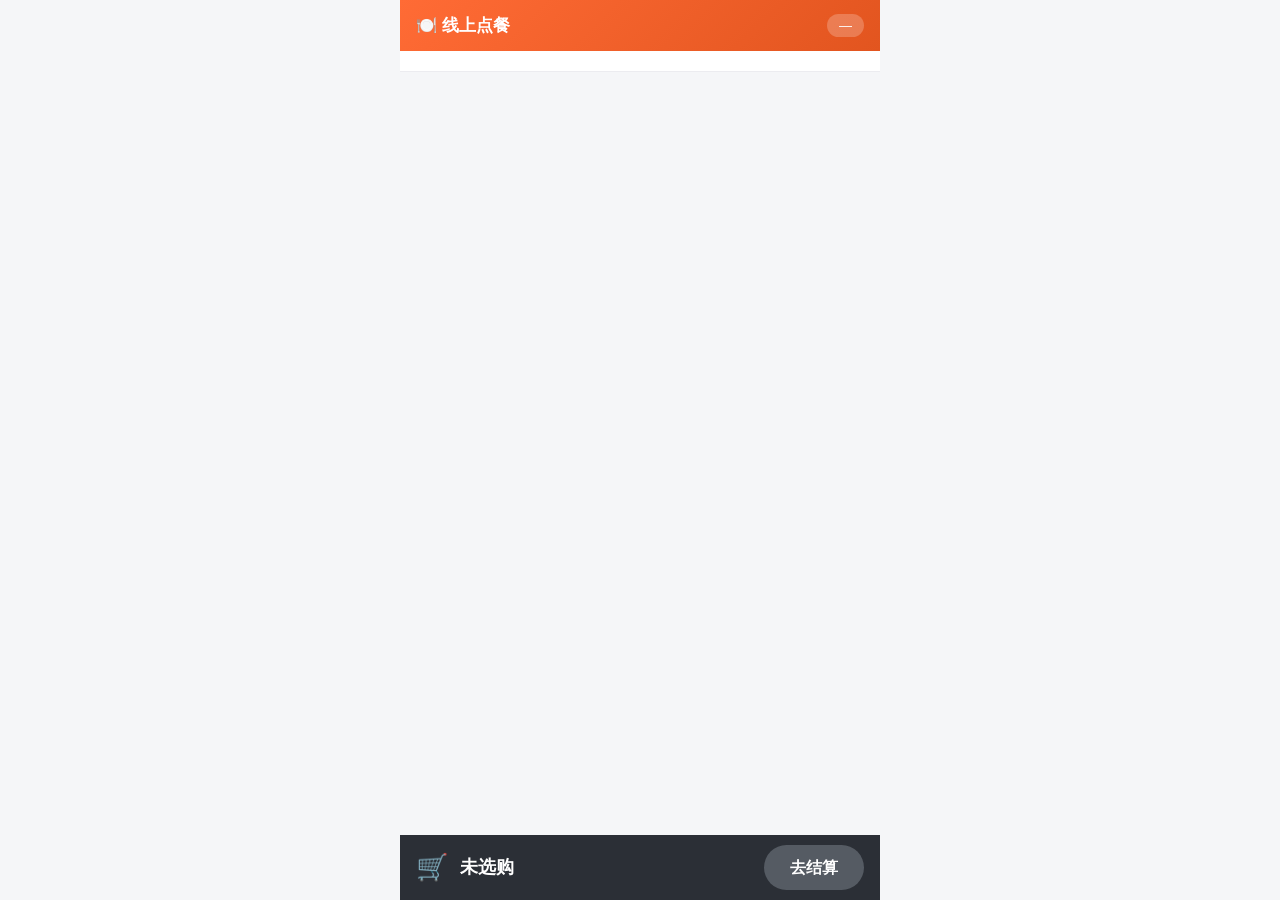
<file: index.html>
<!DOCTYPE html>
<html lang="zh-CN">
<head>
  <meta charset="UTF-8" />
  <meta name="viewport" content="width=device-width, initial-scale=1, viewport-fit=cover" />
  <meta name="theme-color" content="#ff6b35" />
  <title>扫码点餐</title>
  <link rel="manifest" href="manifest.json" />
  <link rel="apple-touch-icon" href="icons/icon-192.png" />
  <link rel="stylesheet" href="css/style.css" />
  <script>
    // 店家自用入口：仅在 URL 带 ?boss 时显示后台齿轮，顾客正常点餐页看不到
    if (location.search.indexOf('boss') !== -1) document.documentElement.classList.add('boss-mode');
  </script>
</head>
<body>
  <!-- 点餐视图 -->
  <div id="orderView">
    <div class="topbar">
      <div class="title">🍽️ 线上点餐</div>
      <a class="gear" href="boss.html" title="商家后台">⚙️</a>
      <div class="table" id="seqBadge">—</div>
    </div>

    <div class="cats" id="cats"></div>
    <div id="menu"></div>

    <div class="cartbar" id="cartbar">
      <div class="icon">🛒<span class="badge hidden" id="badge">0</span></div>
      <div class="total" id="total">未选购<small></small></div>
      <button class="submit" id="submitBtn" disabled>去结算</button>
    </div>

    <div class="drawer-mask" id="drawerMask"></div>
    <div class="drawer" id="drawer">
      <div class="head">
        <span>已选商品</span>
        <button class="clear" id="clearCart">清空</button>
      </div>
      <div class="list" id="cartList"></div>
      <div class="note-box">
        <input id="orderNote" type="text" placeholder="订单备注（如：不要香菜、少冰）" maxlength="50" />
      </div>
      <div class="foot">
        <button class="submit" id="drawerSubmit" style="width:100%;border-radius:10px;">提交订单</button>
      </div>
    </div>
  </div>

  <!-- 订单跟踪视图 -->
  <div id="trackView" class="hidden">
    <div class="topbar">
      <div class="title">订单状态</div>
      <div class="table" id="trackSeq">—</div>
    </div>
    <div class="track">
      <div class="ok" id="trackOk">✅</div>
      <div class="seq-hero hidden" id="seqHero">
        <div class="seq-label">您的取单号</div>
        <div class="seq-num" id="seqNum">0001</div>
      </div>
      <div class="no" id="trackNo">订单提交成功</div>
      <div class="amount" id="trackAmount"></div>
      <div class="paid-badge hidden" id="paidBadge">已支付</div>
      <div class="track-items" id="trackItems"></div>
      <div class="steps" id="trackSteps"></div>
      <div class="track-actions">
        <button class="btn-ghost" id="urgeBtn">🔔 催单</button>
        <button class="btn-ghost" id="addBtn">➕ 加菜</button>
        <button class="btn-ghost" id="payBtn">💰 去支付</button>
        <button class="btn-ghost" id="printBtn">🖨️ 打印小票</button>
        <button class="btn-ghost" id="backBtn">继续点餐</button>
      </div>
    </div>
  </div>

  <!-- 支付弹窗（自有收款码：顾客扫码付款后点"我已支付"） -->
  <div class="drawer-mask" id="payMask"></div>
  <div class="drawer pay-drawer" id="payDrawer">
    <div class="head"><span>支付</span><button class="clear" id="payClose">关闭</button></div>
    <div class="pay-body">
      <div class="pay-info">
        <div class="pay-qr-wrap"><img id="payQr" class="pay-qr" alt="收款码" /></div>
        <div class="pay-tip" id="payTip">正在加载收款码…</div>
        <div id="payDemo" class="pay-sandbox hidden">演示环境</div>
        <button class="submit" id="payMock" style="width:100%;border-radius:10px;margin-top:10px;" hidden>我已支付 ✓</button>
        <a id="paySetupLink" class="submit hidden" href="settings.html" style="width:100%;border-radius:10px;margin-top:10px;text-align:center;text-decoration:none;display:none;">→ 立即上传收款码</a>
      </div>
    </div>
  </div>

  <!-- 打印小票（仅打印时可见） -->
  <div id="receipt" class="hidden"></div>

  <script type="module" src="js/app.js"></script>
</body>
</html>
</file>
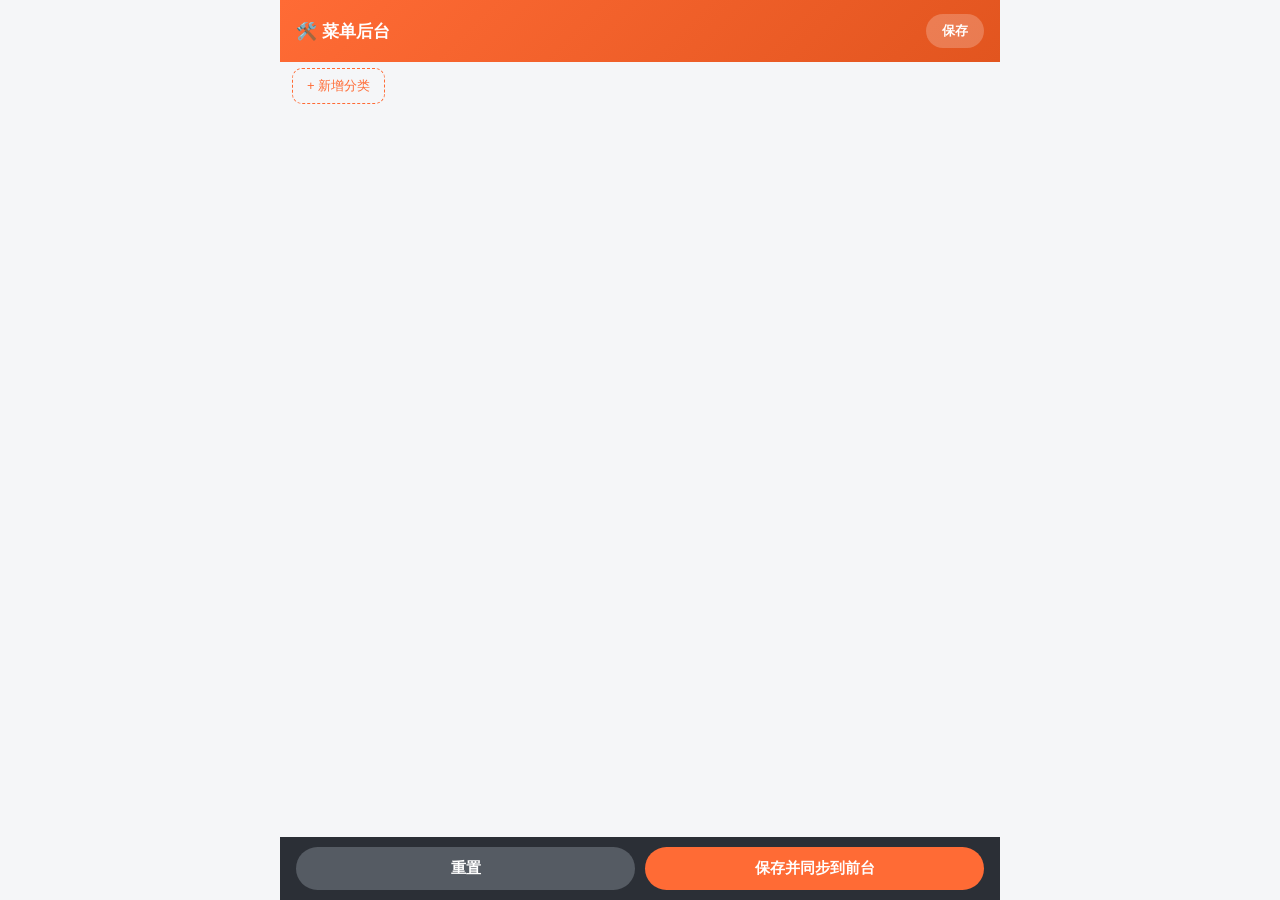
<file: admin.html>
<!DOCTYPE html>
<html lang="zh-CN">
<head>
  <meta charset="UTF-8" />
  <meta name="viewport" content="width=device-width, initial-scale=1, viewport-fit=cover" />
  <meta name="theme-color" content="#ff6b35" />
  <title>菜单后台管理</title>
  <link rel="manifest" href="manifest.json" />
  <link rel="stylesheet" href="css/style.css" />
  <style>
    body { max-width: 720px; padding-bottom: 80px; }
    .admin-head { position: sticky; top: 0; z-index: 10; background: linear-gradient(135deg, var(--brand), var(--brand-dark)); color: #fff; padding: 14px 16px; display: flex; justify-content: space-between; align-items: center; }
    .admin-head .t { font-size: 17px; font-weight: 700; }
    .admin-head button { background: rgba(255,255,255,0.22); border: none; color: #fff; padding: 8px 16px; border-radius: 999px; font-weight: 700; cursor: pointer; }
    .cat-card { background: var(--card); margin: 12px; border-radius: 14px; box-shadow: var(--shadow); padding: 12px; }
    .cat-card > .cat-name { width: 100%; font-size: 16px; font-weight: 700; border: none; border-bottom: 2px solid var(--line); padding: 6px 0; margin-bottom: 10px; outline: none; }
    .it-row { display: grid; grid-template-columns: 40px 1fr 80px 32px; gap: 6px; align-items: center; margin-bottom: 8px; }
    .it-row input { border: 1px solid var(--line); border-radius: 8px; padding: 6px 8px; font-size: 13px; width: 100%; }
    .it-row .emoji-in { text-align: center; font-size: 20px; }
    .it-row .del { background: #ffe9e3; color: var(--brand); border: none; border-radius: 8px; height: 32px; cursor: pointer; }
    .it-row .desc-in { grid-column: 1 / 4; }
    .it-row .img-in { grid-column: 1 / 5; }
    .it-row .img-row { grid-column: 1 / 5; display: flex; gap: 6px; align-items: center; }
    .it-row .img-file { flex: 1; font-size: 12px; }
    .it-row .img-thumb { width: 44px; height: 44px; border-radius: 8px; object-fit: cover; border: 1px solid var(--line); background: var(--bg); }
    .add-it, .add-cat { display: inline-block; margin: 6px 12px; background: var(--bg); border: 1px dashed var(--brand); color: var(--brand); padding: 8px 14px; border-radius: 10px; cursor: pointer; font-size: 13px; }
    .save-bar { position: fixed; bottom: 0; left: 50%; transform: translateX(-50%); width: 100%; max-width: 720px; background: #2b2f36; padding: 10px 16px; display: flex; gap: 10px; }
    .save-bar button { flex: 1; border: none; border-radius: 999px; padding: 12px; font-size: 15px; font-weight: 700; cursor: pointer; }
    .save-bar .sv { background: var(--brand); color: #fff; }
    .save-bar .rst { background: #555b63; color: #fff; }
    .toast { position: fixed; top: 60px; left: 50%; transform: translateX(-50%); background: #34c759; color: #fff; padding: 8px 18px; border-radius: 999px; font-size: 13px; opacity: 0; transition: opacity .2s; z-index: 50; }
    .toast.show { opacity: 1; }
  </style>
</head>
<body class="admin">
  <div class="admin-head">
    <div class="t">🛠️ 菜单后台</div>
    <button id="saveTop">保存</button>
  </div>
  <div id="cats"></div>
  <span class="add-cat" id="addCat">+ 新增分类</span>

  <div class="save-bar">
    <button class="rst" id="resetBtn">重置</button>
    <button class="sv" id="saveBtn">保存并同步到前台</button>
  </div>
  <div class="toast" id="toast">已保存</div>

  <script type="module" src="js/admin.js"></script>
</body>
</html>
</file>
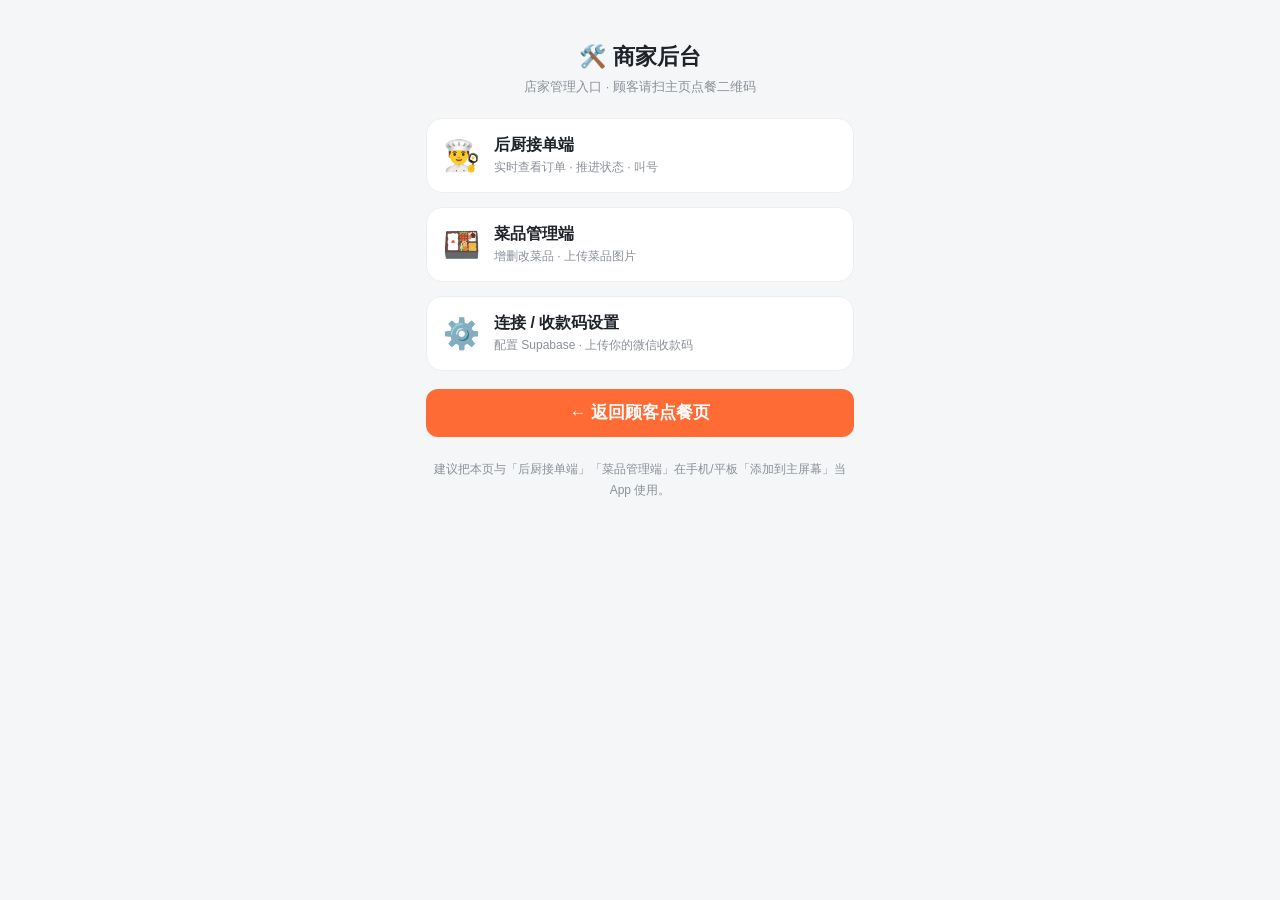
<file: boss.html>
<!DOCTYPE html>
<html lang="zh-CN">
<head>
  <meta charset="UTF-8" />
  <meta name="viewport" content="width=device-width, initial-scale=1, viewport-fit=cover" />
  <meta name="theme-color" content="#ff6b35" />
  <title>商家后台 · 扫码点餐</title>
  <link rel="manifest" href="manifest.json" />
  <link rel="stylesheet" href="css/style.css" />
  <style>
    body { background: #f5f6f7; }
    .boss { max-width: 460px; margin: 0 auto; padding: 24px 16px 44px; }
    .boss h1 { font-size: 22px; text-align: center; margin: 18px 0 6px; }
    .boss .sub { text-align: center; color: var(--muted); font-size: 13px; margin-bottom: 22px; }
    .boss .row {
      display: flex; align-items: center; gap: 14px;
      background: #fff; border: 1px solid #eee; border-radius: 16px;
      padding: 16px; margin-bottom: 14px;
      text-decoration: none; color: inherit;
    }
    .boss .row:active { background: #fff7f2; }
    .boss .row .ico { font-size: 30px; }
    .boss .row .txt b { font-size: 16px; }
    .boss .row .txt div { color: var(--muted); font-size: 12px; margin-top: 3px; }
    .boss a.submit { margin-top: 18px; }
    .boss .tip { font-size: 12px; color: var(--muted); text-align: center; margin-top: 22px; line-height: 1.7; }
  </style>
</head>
<body>
  <div class="boss">
    <h1>🛠️ 商家后台</h1>
    <div class="sub">店家管理入口 · 顾客请扫主页点餐二维码</div>

    <a class="row" href="kitchen.html">
      <div class="ico">👨‍🍳</div>
      <div class="txt"><b>后厨接单端</b><div>实时查看订单 · 推进状态 · 叫号</div></div>
    </a>
    <a class="row" href="admin.html">
      <div class="ico">🍱</div>
      <div class="txt"><b>菜品管理端</b><div>增删改菜品 · 上传菜品图片</div></div>
    </a>
    <a class="row" href="settings.html">
      <div class="ico">⚙️</div>
      <div class="txt"><b>连接 / 收款码设置</b><div>配置 Supabase · 上传你的微信收款码</div></div>
    </a>

    <a class="submit" href="index.html">← 返回顾客点餐页</a>

    <div class="tip">建议把本页与「后厨接单端」「菜品管理端」在手机/平板「添加到主屏幕」当 App 使用。</div>
  </div>
</body>
</html>
</file>
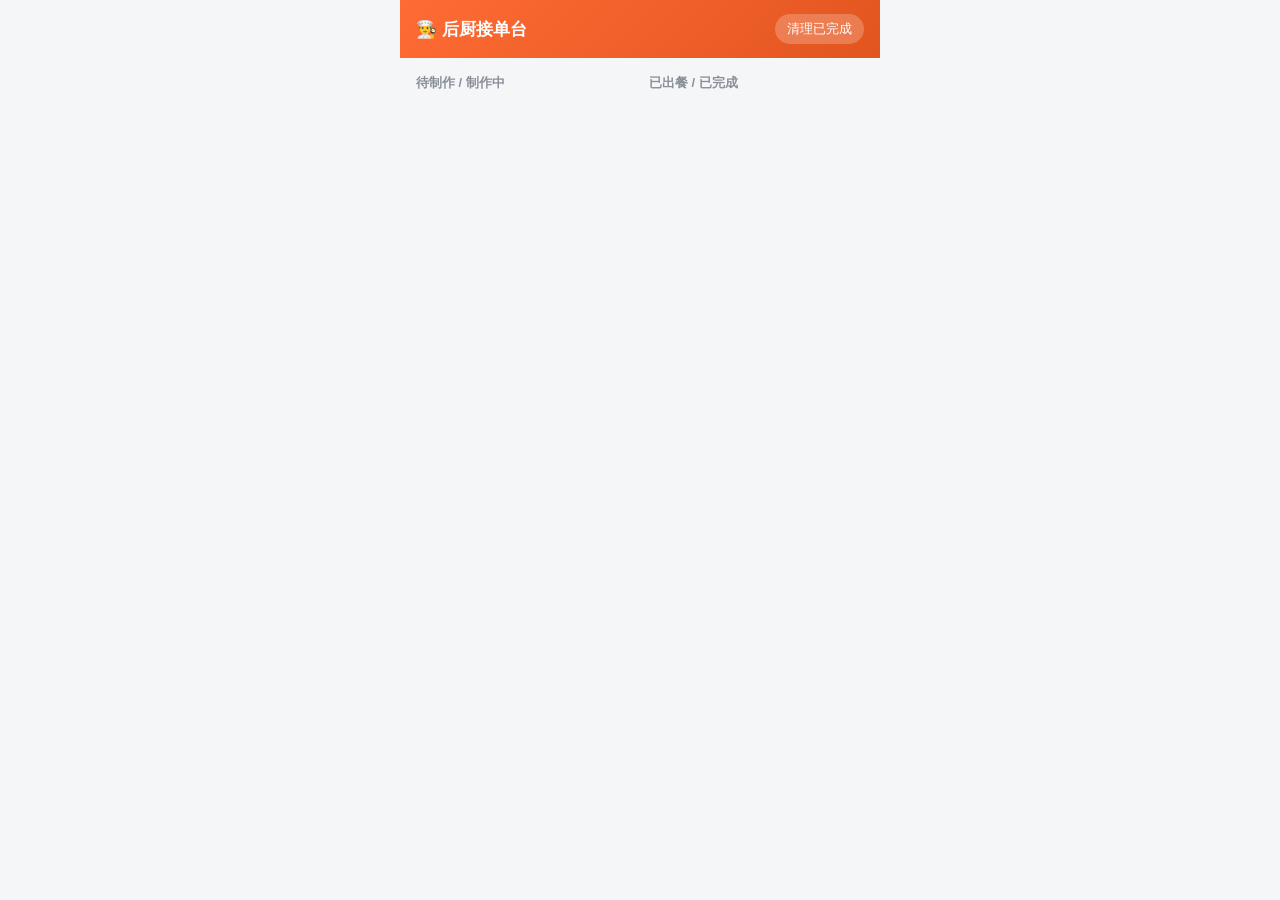
<file: kitchen.html>
<!DOCTYPE html>
<html lang="zh-CN">
<head>
  <meta charset="UTF-8" />
  <meta name="viewport" content="width=device-width, initial-scale=1, viewport-fit=cover" />
  <meta name="theme-color" content="#ff6b35" />
  <title>后厨接单</title>
  <link rel="manifest" href="manifest.json" />
  <link rel="apple-touch-icon" href="icons/icon-192.png" />
  <link rel="stylesheet" href="css/style.css" />
</head>
<body class="kitchen">
  <div class="khead">
    <div class="t">👨‍🍳 后厨接单台</div>
    <button class="clear" id="clearDone">清理已完成</button>
  </div>
  <div class="kcols" id="kcols">
    <div class="kcol">
      <h3>待制作 / 制作中</h3>
      <div id="colActive"></div>
    </div>
    <div class="kcol">
      <h3>已出餐 / 已完成</h3>
      <div id="colDone"></div>
    </div>
  </div>
  <div class="empty hidden" id="emptyTip">暂无订单</div>

  <script type="module" src="js/kitchen.js"></script>
</body>
</html>
</file>
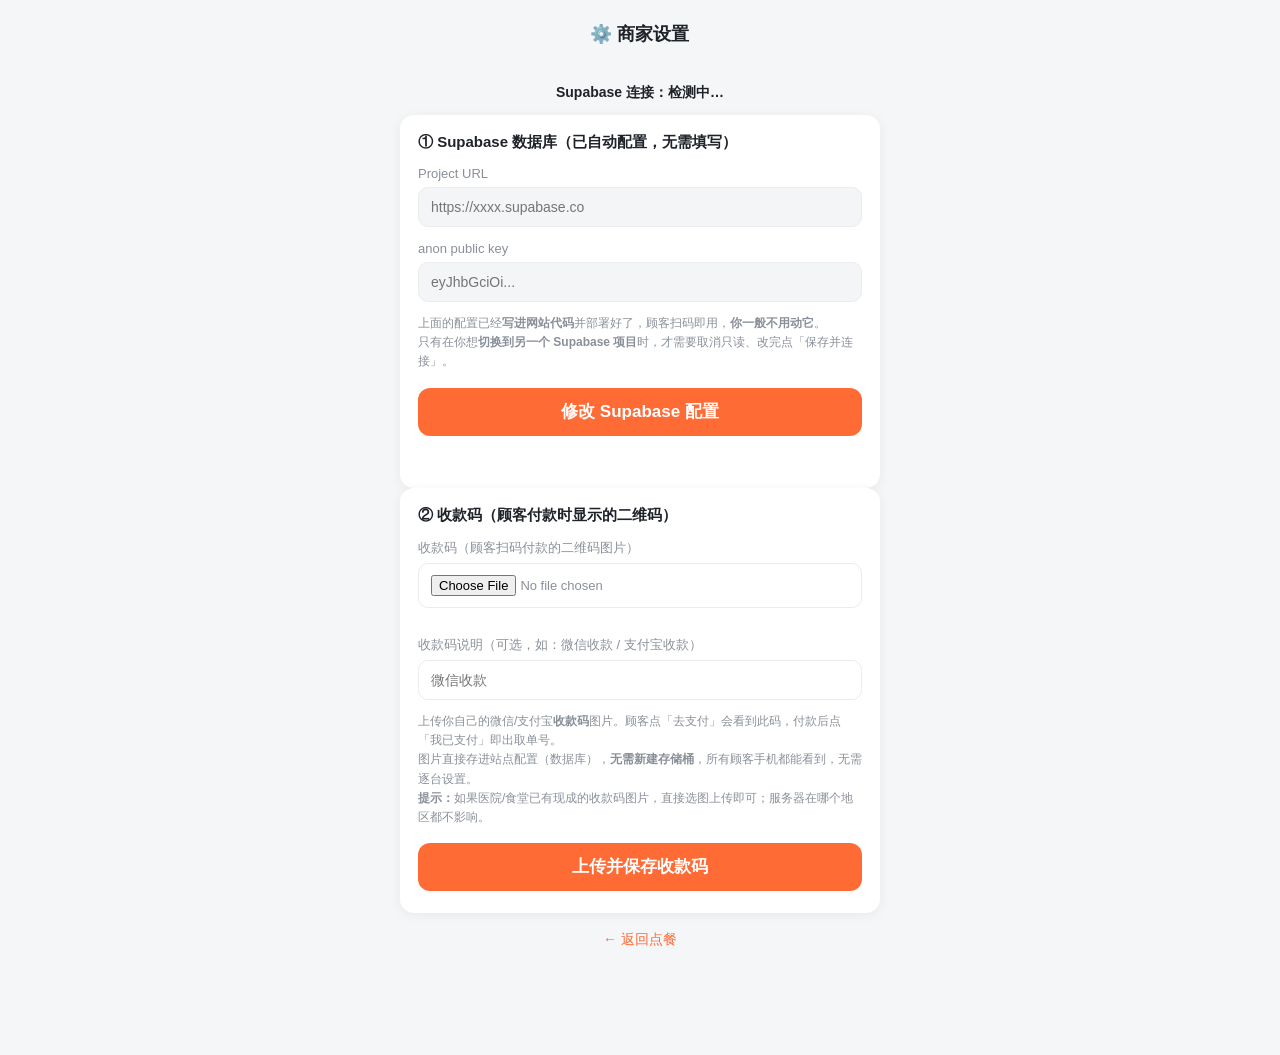
<file: settings.html>
<!DOCTYPE html>
<html lang="zh-CN">
<head>
  <meta charset="UTF-8" />
  <meta name="viewport" content="width=device-width, initial-scale=1, viewport-fit=cover" />
  <meta name="theme-color" content="#ff6b35" />
  <title>连接设置</title>
  <link rel="manifest" href="manifest.json" />
  <link rel="stylesheet" href="css/style.css" />
</head>
<body class="settings">
  <div class="shead">⚙️ 商家设置</div>

  <div class="ok-banner" id="cfgStatus">Supabase 连接：检测中…</div>

  <div class="scard">
    <div class="sec-title">① Supabase 数据库（已自动配置，无需填写）</div>
    <label>Project URL</label>
    <input id="url" placeholder="https://xxxx.supabase.co" autocomplete="off" spellcheck="false" readonly />

    <label>anon public key</label>
    <input id="key" placeholder="eyJhbGciOi..." autocomplete="off" spellcheck="false" readonly />

    <div class="hint">
      上面的配置已经<b>写进网站代码</b>并部署好了，顾客扫码即用，<b>你一般不用动它</b>。<br />
      只有在你想<b>切换到另一个 Supabase 项目</b>时，才需要取消只读、改完点「保存并连接」。
    </div>

    <button class="submit" id="editCfgBtn">修改 Supabase 配置</button>
    <button class="submit hidden" id="saveBtn">保存并连接</button>
    <button class="btn-ghost hidden" id="testBtn">仅测试连接</button>
    <div id="msg"></div>
  </div>

  <div class="scard">
    <div class="sec-title">② 收款码（顾客付款时显示的二维码）</div>
    <label>收款码（顾客扫码付款的二维码图片）</label>
    <input id="payQrFile" type="file" accept="image/*" />
    <div id="payQrPreview" class="qr-preview"></div>
    <label>收款码说明（可选，如：微信收款 / 支付宝收款）</label>
    <input id="payTitle" placeholder="微信收款" autocomplete="off" spellcheck="false" />
    <div class="hint">
      上传你自己的微信/支付宝<b>收款码</b>图片。顾客点「去支付」会看到此码，付款后点「我已支付」即出取单号。<br />
      图片直接存进站点配置（数据库），<b>无需新建存储桶</b>，所有顾客手机都能看到，无需逐台设置。<br />
      <b>提示：</b>如果医院/食堂已有现成的收款码图片，直接选图上传即可；服务器在哪个地区都不影响。
    </div>
    <button class="submit" id="saveQrBtn">上传并保存收款码</button>
    <div id="qrMsg"></div>
  </div>

  <a class="back" href="index.html">← 返回点餐</a>

  <script type="module" src="js/settings.js"></script>
</body>
</html>
</file>
<file: css/style.css>
:root {
  --brand: #ff6b35;
  --brand-dark: #e2551f;
  --bg: #f5f6f8;
  --card: #ffffff;
  --text: #1f2329;
  --muted: #8a9099;
  --line: #ececf0;
  --shadow: 0 2px 10px rgba(0, 0, 0, 0.06);
}

* { box-sizing: border-box; -webkit-tap-highlight-color: transparent; }
html, body { margin: 0; padding: 0; }
body {
  font-family: -apple-system, BlinkMacSystemFont, "Segoe UI", "PingFang SC",
    "Hiragino Sans GB", "Microsoft YaHei", sans-serif;
  background: var(--bg);
  color: var(--text);
  max-width: 480px;
  margin: 0 auto;
  min-height: 100vh;
  padding-bottom: 76px;
}

/* 顶部 */
.topbar {
  position: sticky;
  top: 0;
  z-index: 20;
  background: linear-gradient(135deg, var(--brand), var(--brand-dark));
  color: #fff;
  padding: 14px 16px;
  display: flex;
  align-items: center;
  justify-content: space-between;
}
.topbar .title { font-size: 17px; font-weight: 700; }
.topbar .table {
  background: rgba(255, 255, 255, 0.22);
  padding: 4px 12px;
  border-radius: 999px;
  font-size: 13px;
}

/* 分类导航 */
.cats {
  position: sticky;
  top: 52px;
  z-index: 19;
  background: var(--card);
  display: flex;
  gap: 8px;
  overflow-x: auto;
  padding: 10px 12px;
  border-bottom: 1px solid var(--line);
  scrollbar-width: none;
}
.cats::-webkit-scrollbar { display: none; }
.cat {
  flex: 0 0 auto;
  padding: 6px 14px;
  border-radius: 999px;
  background: var(--bg);
  color: var(--muted);
  font-size: 13px;
  white-space: nowrap;
  cursor: pointer;
}
.cat.active { background: var(--brand); color: #fff; }

/* 商品列表 */
.section-title {
  padding: 14px 16px 6px;
  font-size: 14px;
  font-weight: 700;
  color: var(--muted);
}
.item {
  display: flex;
  gap: 12px;
  background: var(--card);
  margin: 8px 12px;
  padding: 12px;
  border-radius: 14px;
  box-shadow: var(--shadow);
  align-items: center;
}
.item .emoji {
  width: 56px;
  height: 56px;
  flex: 0 0 auto;
  font-size: 34px;
  display: flex;
  align-items: center;
  justify-content: center;
  background: var(--bg);
  border-radius: 12px;
}
.item .info { flex: 1; min-width: 0; }
.item .name { font-size: 15px; font-weight: 600; }
.item .desc {
  font-size: 12px;
  color: var(--muted);
  margin-top: 3px;
  overflow: hidden;
  text-overflow: ellipsis;
  white-space: nowrap;
}
.item .price { color: var(--brand); font-weight: 700; margin-top: 6px; }
.item .price small { font-size: 12px; }

/* 步进器 */
.stepper { display: flex; align-items: center; gap: 10px; }
.stepper button {
  width: 28px;
  height: 28px;
  border-radius: 50%;
  border: none;
  font-size: 18px;
  line-height: 1;
  cursor: pointer;
}
.stepper .minus { background: var(--bg); color: var(--brand); }
.stepper .plus { background: var(--brand); color: #fff; }
.stepper .qty { min-width: 18px; text-align: center; font-weight: 700; }
.stepper .minus[hidden], .stepper .qty[hidden] { display: none; }

/* 购物车底栏 */
.cartbar {
  position: fixed;
  bottom: 0;
  left: 50%;
  transform: translateX(-50%);
  width: 100%;
  max-width: 480px;
  background: #2b2f36;
  color: #fff;
  display: flex;
  align-items: center;
  padding: 10px 16px;
  gap: 12px;
  z-index: 30;
}
.cartbar .icon {
  position: relative;
  font-size: 26px;
}
.cartbar .badge {
  position: absolute;
  top: -6px;
  right: -10px;
  background: var(--brand);
  color: #fff;
  font-size: 11px;
  min-width: 18px;
  height: 18px;
  border-radius: 9px;
  display: flex;
  align-items: center;
  justify-content: center;
  padding: 0 4px;
}
.cartbar .total { flex: 1; font-size: 18px; font-weight: 700; }
.cartbar .total small { font-size: 12px; color: #b9bdc4; font-weight: 400; }
/* 全局提交按钮（购物车底栏 / 抽屉内 / 支付弹窗通用） */
.submit {
  background: var(--brand);
  color: #fff;
  border: none;
  padding: 14px 26px;
  border-radius: 12px;
  font-size: 17px;
  font-weight: 700;
  cursor: pointer;
  line-height: 1.2;
}
.submit:disabled { background: #555b63; cursor: not-allowed; }
a.submit { display: block; width: 100%; text-decoration: none; box-sizing: border-box; text-align: center; }

/* 购物车底栏的提交按钮：圆角胶囊、占满右侧 */
.cartbar .submit {
  padding: 13px 26px;
  border-radius: 999px;
  font-size: 16px;
}

/* 购物车抽屉 */
.drawer-mask {
  position: fixed;
  inset: 0;
  background: rgba(0, 0, 0, 0.45);
  z-index: 40;
  display: none;
}
.drawer-mask.open { display: block; }
.drawer {
  position: fixed;
  left: 50%;
  bottom: 0;
  transform: translateX(-50%) translateY(100%);
  width: 100%;
  max-width: 480px;
  background: var(--card);
  border-radius: 18px 18px 0 0;
  z-index: 41;
  transition: transform 0.25s ease;
  max-height: 70vh;
  display: flex;
  flex-direction: column;
}
.drawer.open { transform: translateX(-50%) translateY(0); }
.drawer .head {
  display: flex;
  justify-content: space-between;
  align-items: center;
  padding: 14px 16px;
  border-bottom: 1px solid var(--line);
  font-weight: 700;
}
.drawer .clear { color: var(--muted); font-size: 13px; background: none; border: none; cursor: pointer; }
.drawer .list { overflow-y: auto; padding: 4px 16px; }
.drawer .row {
  display: flex;
  align-items: center;
  justify-content: space-between;
  padding: 10px 0;
  border-bottom: 1px solid var(--line);
}
.drawer .row .n { font-size: 14px; }
.drawer .row .p { color: var(--brand); font-size: 13px; margin-top: 2px; }
.drawer .foot { padding: 12px 16px; }

/* 提交成功 / 订单跟踪 */
.track {
  padding: 24px 16px;
  text-align: center;
}
.track .ok { font-size: 48px; }
.track .no { font-size: 20px; font-weight: 700; margin: 10px 0; }
.track .amount { color: var(--brand); font-size: 18px; font-weight: 700; }
.track-items {
  text-align: left;
  max-width: 320px;
  margin: 14px auto 4px;
  background: var(--bg);
  border-radius: 12px;
  padding: 6px 12px;
}
.track-items .ti {
  display: flex;
  justify-content: space-between;
  font-size: 14px;
  padding: 6px 0;
  border-bottom: 1px solid var(--line);
}
.track-items .ti:last-child { border-bottom: none; }
.track-items .ti .n { color: var(--text); }
.track-items .ti .p { color: var(--muted); }

/* 醒目大单号：仅在支付成功后显示 */
.seq-hero {
  margin: 4px auto 14px;
  background: linear-gradient(135deg, #ffb300, var(--brand));
  color: #fff;
  border-radius: 18px;
  padding: 16px 12px 14px;
  max-width: 260px;
  box-shadow: 0 8px 20px rgba(255, 107, 53, 0.35);
  animation: seqPop 0.35s ease;
}
.seq-hero .seq-label { font-size: 14px; opacity: 0.95; letter-spacing: 2px; }
.seq-hero .seq-num {
  font-size: 58px;
  font-weight: 900;
  line-height: 1.1;
  margin-top: 2px;
  font-variant-numeric: tabular-nums;
  letter-spacing: 3px;
}
@keyframes seqPop {
  0% { transform: scale(0.6); opacity: 0; }
  70% { transform: scale(1.06); }
  100% { transform: scale(1); opacity: 1; }
}
.steps {
  display: flex;
  justify-content: space-between;
  margin: 24px 8px;
  position: relative;
}
.steps::before {
  content: "";
  position: absolute;
  top: 14px;
  left: 10%;
  right: 10%;
  height: 3px;
  background: var(--line);
}
.step { flex: 1; text-align: center; position: relative; z-index: 1; }
.step .dot {
  width: 28px;
  height: 28px;
  border-radius: 50%;
  background: var(--line);
  color: #fff;
  margin: 0 auto 6px;
  display: flex;
  align-items: center;
  justify-content: center;
  font-size: 14px;
}
.step.done .dot { background: var(--brand); }
.step .lbl { font-size: 12px; color: var(--muted); }
.step.done .lbl { color: var(--text); font-weight: 600; }
.btn-ghost {
  display: inline-block;
  margin-top: 16px;
  background: var(--bg);
  color: var(--text);
  border: none;
  padding: 10px 20px;
  border-radius: 999px;
  font-size: 14px;
  cursor: pointer;
}

/* 后厨页 */
.kitchen { padding-bottom: 20px; }
.khead {
  position: sticky;
  top: 0;
  background: linear-gradient(135deg, var(--brand), var(--brand-dark));
  color: #fff;
  padding: 14px 16px;
  display: flex;
  justify-content: space-between;
  align-items: center;
}
.khead .t { font-size: 17px; font-weight: 700; }
.khead .clear { background: rgba(255,255,255,0.22); border: none; color: #fff; padding: 6px 12px; border-radius: 999px; font-size: 13px; cursor: pointer; }
.kcols { display: grid; grid-template-columns: repeat(2, 1fr); gap: 10px; padding: 12px; }
.kcol h3 { font-size: 13px; color: var(--muted); margin: 4px 4px 8px; }
.order {
  background: var(--card);
  border-radius: 12px;
  box-shadow: var(--shadow);
  padding: 10px;
  margin-bottom: 10px;
  border-left: 4px solid var(--brand);
}
.order .meta { display: flex; justify-content: space-between; font-size: 12px; color: var(--muted); margin-bottom: 6px; }
.order .meta .tbl { font-weight: 700; color: var(--text); font-size: 14px; }
.order .line { font-size: 13px; display: flex; justify-content: space-between; padding: 2px 0; }
.order .sum { font-weight: 700; margin-top: 6px; font-size: 13px; }
.order .next {
  width: 100%;
  margin-top: 8px;
  border: none;
  border-radius: 8px;
  padding: 8px;
  background: var(--brand);
  color: #fff;
  font-size: 13px;
  font-weight: 700;
  cursor: pointer;
}
.order .next.done { background: var(--bg); color: var(--muted); }
.empty { text-align: center; color: var(--muted); padding: 40px 0; font-size: 14px; }
.hidden { display: none !important; }

/* 菜品图片 */
.emoji-wrap { width: 56px; height: 56px; flex: 0 0 auto; display: flex; align-items: center; justify-content: center; }
.emoji-wrap .emoji { width: 56px; height: 56px; font-size: 34px; display: flex; align-items: center; justify-content: center; background: var(--bg); border-radius: 12px; }
.emoji-img { width: 56px; height: 56px; object-fit: cover; border-radius: 12px; }

/* 订单备注 */
.note-box { padding: 8px 16px 4px; }
.note-box input {
  width: 100%;
  border: 1px solid var(--line);
  border-radius: 10px;
  padding: 10px 12px;
  font-size: 14px;
  outline: none;
}
.note-box input:focus { border-color: var(--brand); }

/* 跟踪页操作 */
.track-actions { display: flex; flex-wrap: wrap; gap: 8px; justify-content: center; margin-top: 8px; }
.paid-badge {
  display: inline-block;
  background: var(--brand);
  color: #fff;
  font-size: 12px;
  padding: 3px 12px;
  border-radius: 999px;
  margin: 6px 0;
}

/* 支付弹窗 */
.pay-drawer { max-height: 80vh; }
.pay-body { padding: 16px; }
.pay-info { text-align: center; margin-top: 8px; }
.pay-qr-wrap {
  background: #fff;
  border-radius: 12px;
  padding: 12px;
  display: inline-flex;
  align-items: center;
  justify-content: center;
  box-shadow: var(--shadow);
}
.pay-qr { width: 220px; height: 220px; display: block; border-radius: 8px; }
.pay-tip { font-size: 14px; margin-top: 12px; color: var(--text); }
.pay-sandbox { font-size: 12px; color: var(--muted); margin-top: 10px; }

/* 小票打印 */
#receipt { display: none; }
@media print {
  body * { visibility: hidden; }
  #receipt, #receipt * { visibility: visible; }
  #receipt {
    display: block !important;
    position: absolute; left: 0; top: 0; width: 100%;
    font-family: "Courier New", monospace; color: #000; padding: 12px;
  }
  .r-shop { text-align: center; font-size: 16px; font-weight: 700; }
  .r-meta { font-size: 12px; margin: 2px 0; }
  .r-row { display: flex; justify-content: space-between; font-size: 13px; padding: 2px 0; }
  .r-row span:nth-child(2) { flex: 1; text-align: center; }
  .r-sum { font-weight: 700; border-top: 1px dashed #000; margin-top: 4px; padding-top: 4px; }
  .r-foot { text-align: center; font-size: 12px; margin-top: 10px; }
}

/* 连接设置页入口（齿轮）：顾客点餐页默认隐藏，仅 ?boss 参数（店家自用）时显示 */
.gear { display: none; }
html.boss-mode .gear { display: inline; }

.gear {
  margin-left: auto;
  font-size: 20px;
  text-decoration: none;
  background: rgba(255,255,255,0.18);
  border-radius: 8px;
  padding: 2px 8px;
  line-height: 1.3;
}
.gear:hover { background: rgba(255,255,255,0.32); }

/* 连接设置页 */
body.settings { background: #f5f6f8; }
.shead {
  font-size: 18px; font-weight: 800; text-align: center;
  padding: 22px 16px 10px; color: var(--text);
}
.scard {
  max-width: 480px; margin: 0 auto; background: #fff; border-radius: 14px;
  padding: 18px 18px 22px; box-shadow: 0 2px 12px rgba(0,0,0,0.06);
}
.scard label { display: block; font-size: 13px; color: var(--muted); margin: 14px 0 6px; }
.scard input {
  width: 100%; box-sizing: border-box; padding: 11px 12px; font-size: 14px;
  border: 1px solid var(--line); border-radius: 10px; outline: none;
}
.scard input:focus { border-color: var(--brand); }
.scard input[readonly] { background: #f4f5f7; color: var(--muted); }
.scard input.editing { background: #fff; color: var(--text); }
.scard .sec-title { font-size: 15px; font-weight: 700; color: var(--text); margin-bottom: 10px; }
.ok-banner {
  max-width: 480px; margin: 14px auto 0; padding: 12px 14px; border-radius: 12px;
  font-size: 14px; font-weight: 600; text-align: center; line-height: 1.5;
}
.ok-banner.ok { background: #e8f8ef; color: #07a857; border: 1px solid #b7eccb; }
.ok-banner.warn { background: #fff3e0; color: #d97706; border: 1px solid #ffd8a8; }
.scard .hint { font-size: 12px; color: var(--muted); line-height: 1.6; margin-top: 12px; }
.scard .submit { width: 100%; margin-top: 16px; }
.scard .btn-ghost { width: 100%; margin-top: 10px; }
.scard #msg { font-size: 13px; margin-top: 12px; min-height: 18px; text-align: center; }
.back { display: block; text-align: center; margin: 18px auto 30px; color: var(--brand); text-decoration: none; font-size: 14px; }

/* 设置页：收款码上传 */
.qr-preview { margin: 10px 0 4px; min-height: 4px; }
.qr-preview img { width: 200px; max-width: 100%; border-radius: 10px; border: 1px solid var(--line); display: block; }
.scard input[type="file"] { font-size: 13px; color: var(--muted); }
.scard .divider { border: none; border-top: 1px dashed var(--line); margin: 22px 0 6px; }
</file>
